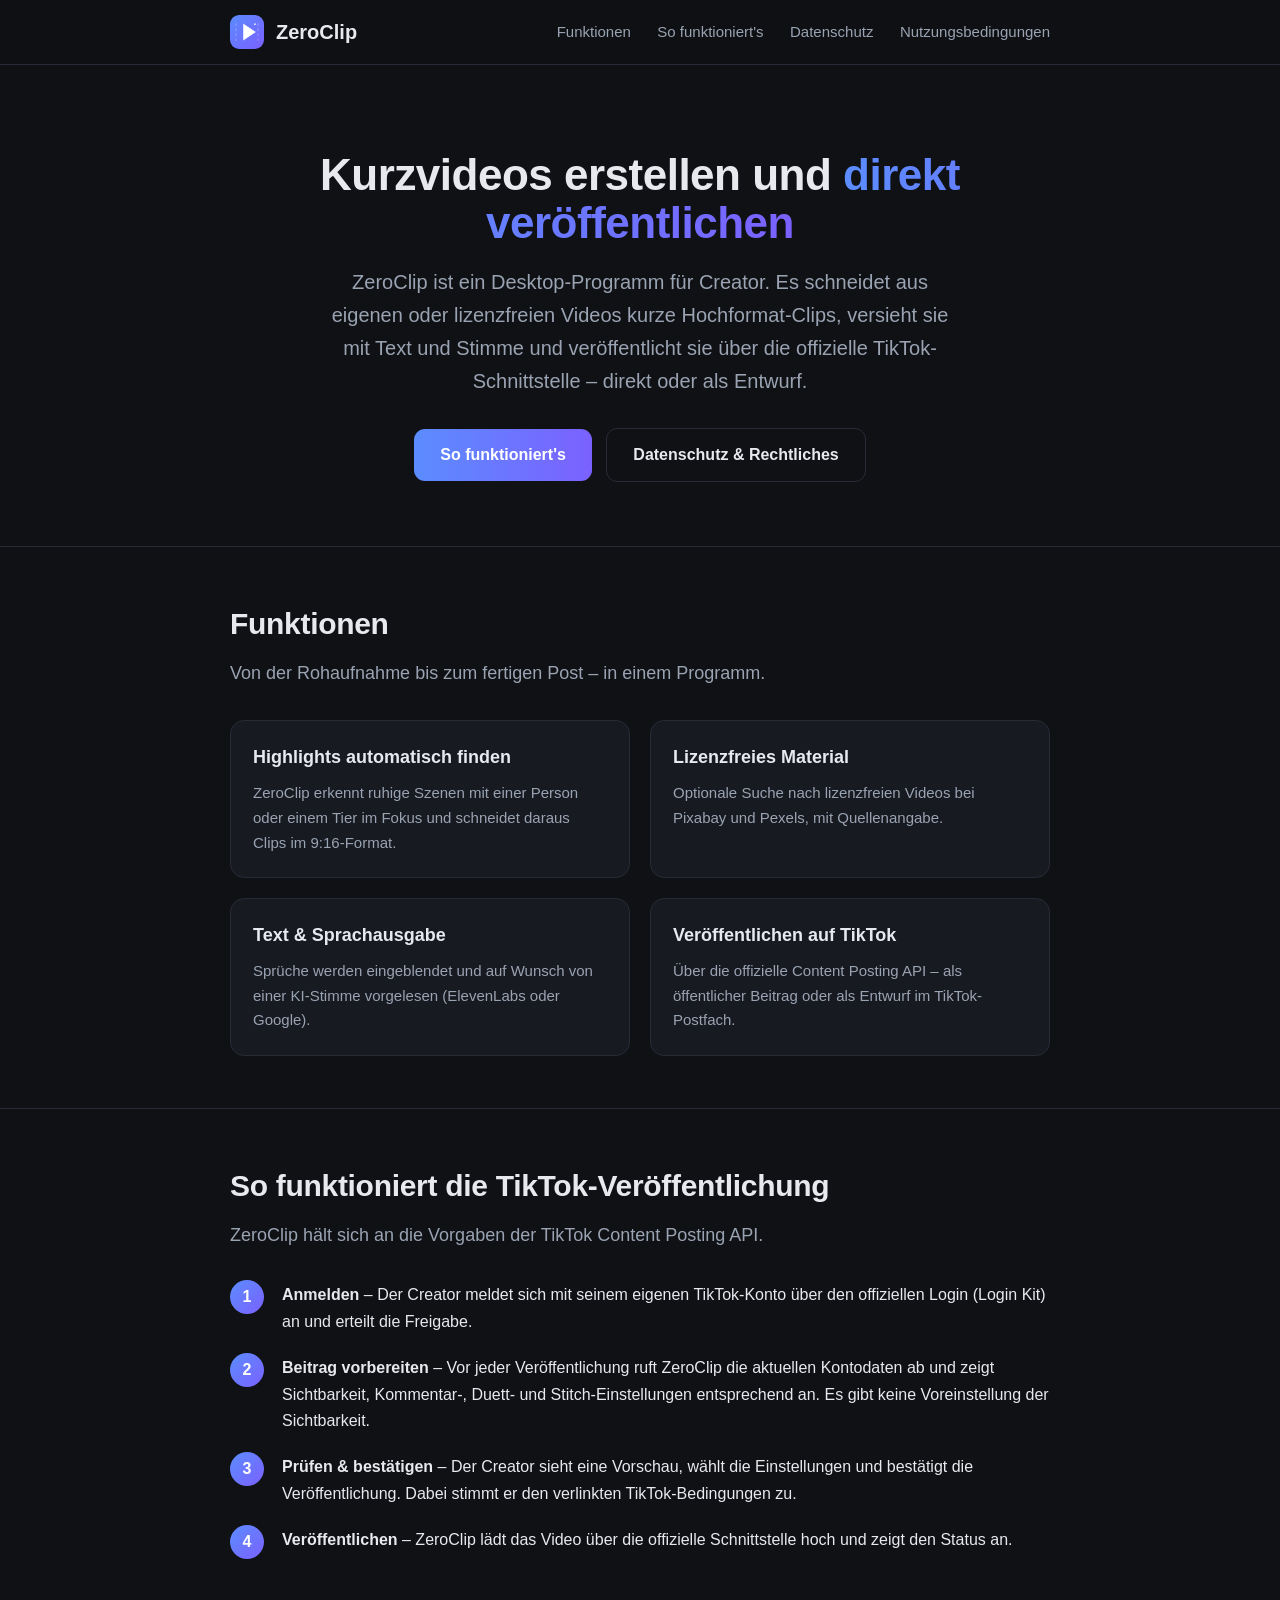
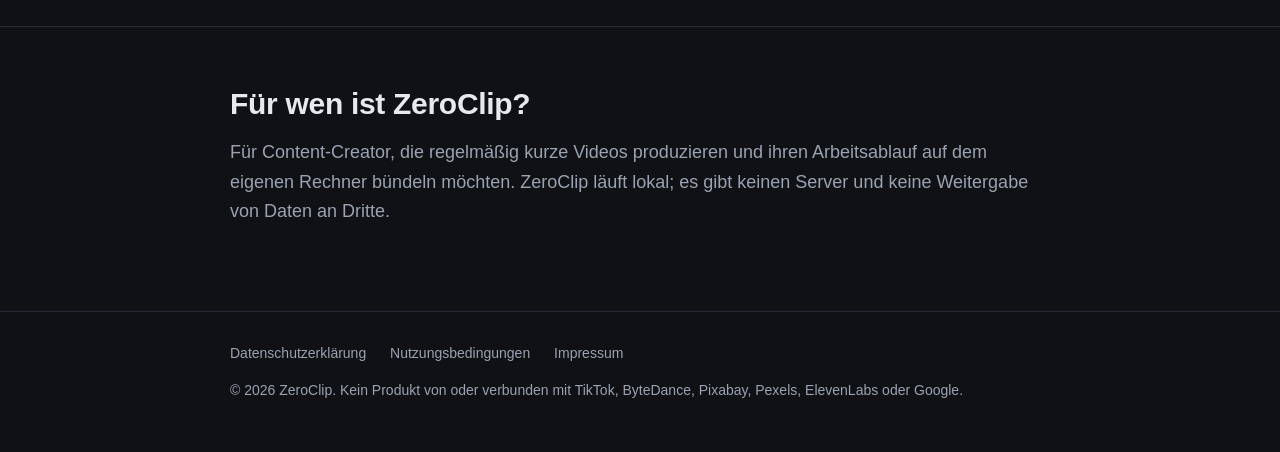
<file: index.html>
<!doctype html>
<html lang="de">
<head>
<meta charset="utf-8">
<meta name="viewport" content="width=device-width, initial-scale=1">
<title>ZeroClip – Desktop-Tool zum Erstellen und Veröffentlichen von Kurzvideos</title>
<meta name="description" content="ZeroClip ist ein Desktop-Programm, mit dem Creator aus eigenen oder lizenzfreien Videos kurze Hochformat-Clips erstellen und über die offizielle TikTok-Schnittstelle veröffentlichen.">
<link rel="icon" type="image/png" href="icon.png">
<link rel="stylesheet" href="style.css">
</head>
<body>

<header class="top">
  <div class="wrap">
    <div class="brand"><img src="icon.png" alt="ZeroClip"> ZeroClip</div>
    <nav class="nav">
      <a href="#features">Funktionen</a>
      <a href="#how">So funktioniert's</a>
      <a href="privacy.html">Datenschutz</a>
      <a href="terms.html">Nutzungsbedingungen</a>
    </nav>
  </div>
</header>

<main>
  <div class="wrap hero">
    <h1>Kurzvideos erstellen und <span class="grad">direkt veröffentlichen</span></h1>
    <p>ZeroClip ist ein Desktop-Programm für Creator. Es schneidet aus eigenen oder lizenzfreien Videos
       kurze Hochformat-Clips, versieht sie mit Text und Stimme und veröffentlicht sie über die
       offizielle TikTok-Schnittstelle – direkt oder als Entwurf.</p>
    <a class="btn" href="#how">So funktioniert's</a>
    <a class="btn ghost" href="privacy.html">Datenschutz &amp; Rechtliches</a>
  </div>

  <section id="features">
    <div class="wrap">
      <h2>Funktionen</h2>
      <p class="lead">Von der Rohaufnahme bis zum fertigen Post – in einem Programm.</p>
      <div class="grid">
        <div class="card"><h3>Highlights automatisch finden</h3><p>ZeroClip erkennt ruhige Szenen mit einer Person oder einem Tier im Fokus und schneidet daraus Clips im 9:16-Format.</p></div>
        <div class="card"><h3>Lizenzfreies Material</h3><p>Optionale Suche nach lizenzfreien Videos bei Pixabay und Pexels, mit Quellenangabe.</p></div>
        <div class="card"><h3>Text &amp; Sprachausgabe</h3><p>Sprüche werden eingeblendet und auf Wunsch von einer KI-Stimme vorgelesen (ElevenLabs oder Google).</p></div>
        <div class="card"><h3>Veröffentlichen auf TikTok</h3><p>Über die offizielle Content Posting API – als öffentlicher Beitrag oder als Entwurf im TikTok-Postfach.</p></div>
      </div>
    </div>
  </section>

  <section id="how">
    <div class="wrap">
      <h2>So funktioniert die TikTok-Veröffentlichung</h2>
      <p class="lead">ZeroClip hält sich an die Vorgaben der TikTok Content Posting API.</p>
      <ol class="steps">
        <li><strong>Anmelden</strong> – Der Creator meldet sich mit seinem eigenen TikTok-Konto über den offiziellen Login (Login Kit) an und erteilt die Freigabe.</li>
        <li><strong>Beitrag vorbereiten</strong> – Vor jeder Veröffentlichung ruft ZeroClip die aktuellen Kontodaten ab und zeigt Sichtbarkeit, Kommentar-, Duett- und Stitch-Einstellungen entsprechend an. Es gibt keine Voreinstellung der Sichtbarkeit.</li>
        <li><strong>Prüfen &amp; bestätigen</strong> – Der Creator sieht eine Vorschau, wählt die Einstellungen und bestätigt die Veröffentlichung. Dabei stimmt er den verlinkten TikTok-Bedingungen zu.</li>
        <li><strong>Veröffentlichen</strong> – ZeroClip lädt das Video über die offizielle Schnittstelle hoch und zeigt den Status an.</li>
      </ol>
    </div>
  </section>

  <section>
    <div class="wrap">
      <h2>Für wen ist ZeroClip?</h2>
      <p class="lead">Für Content-Creator, die regelmäßig kurze Videos produzieren und ihren Arbeitsablauf
         auf dem eigenen Rechner bündeln möchten. ZeroClip läuft lokal; es gibt keinen Server und keine
         Weitergabe von Daten an Dritte.</p>
    </div>
  </section>
</main>

<footer>
  <div class="wrap">
    <div class="links">
      <a href="privacy.html">Datenschutzerklärung</a>
      <a href="terms.html">Nutzungsbedingungen</a>
      <a href="privacy.html#impressum">Impressum</a>
    </div>
    <div class="copy">© <span id="y">2026</span> ZeroClip. Kein Produkt von oder verbunden mit TikTok, ByteDance, Pixabay, Pexels, ElevenLabs oder Google.</div>
  </div>
</footer>
<script>document.getElementById('y').textContent = new Date().getFullYear();</script>
</body>
</html>
</file>
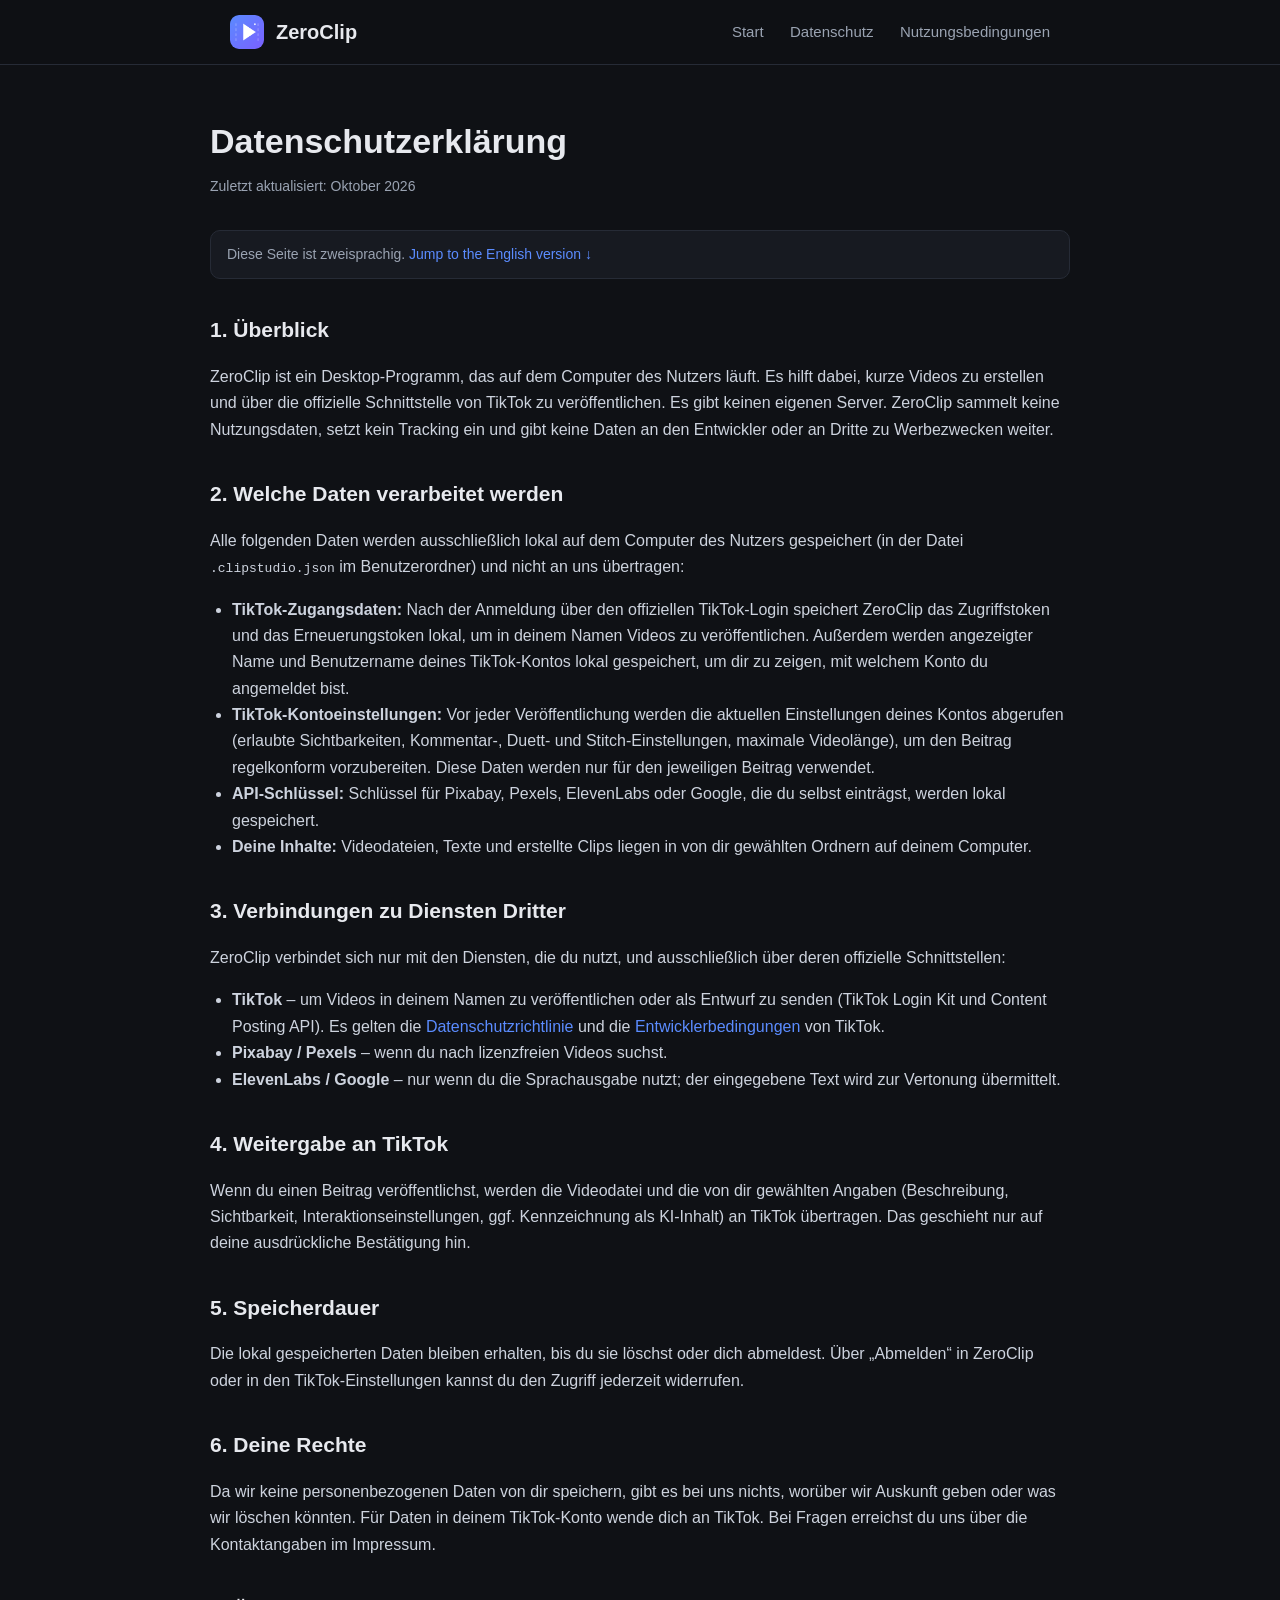
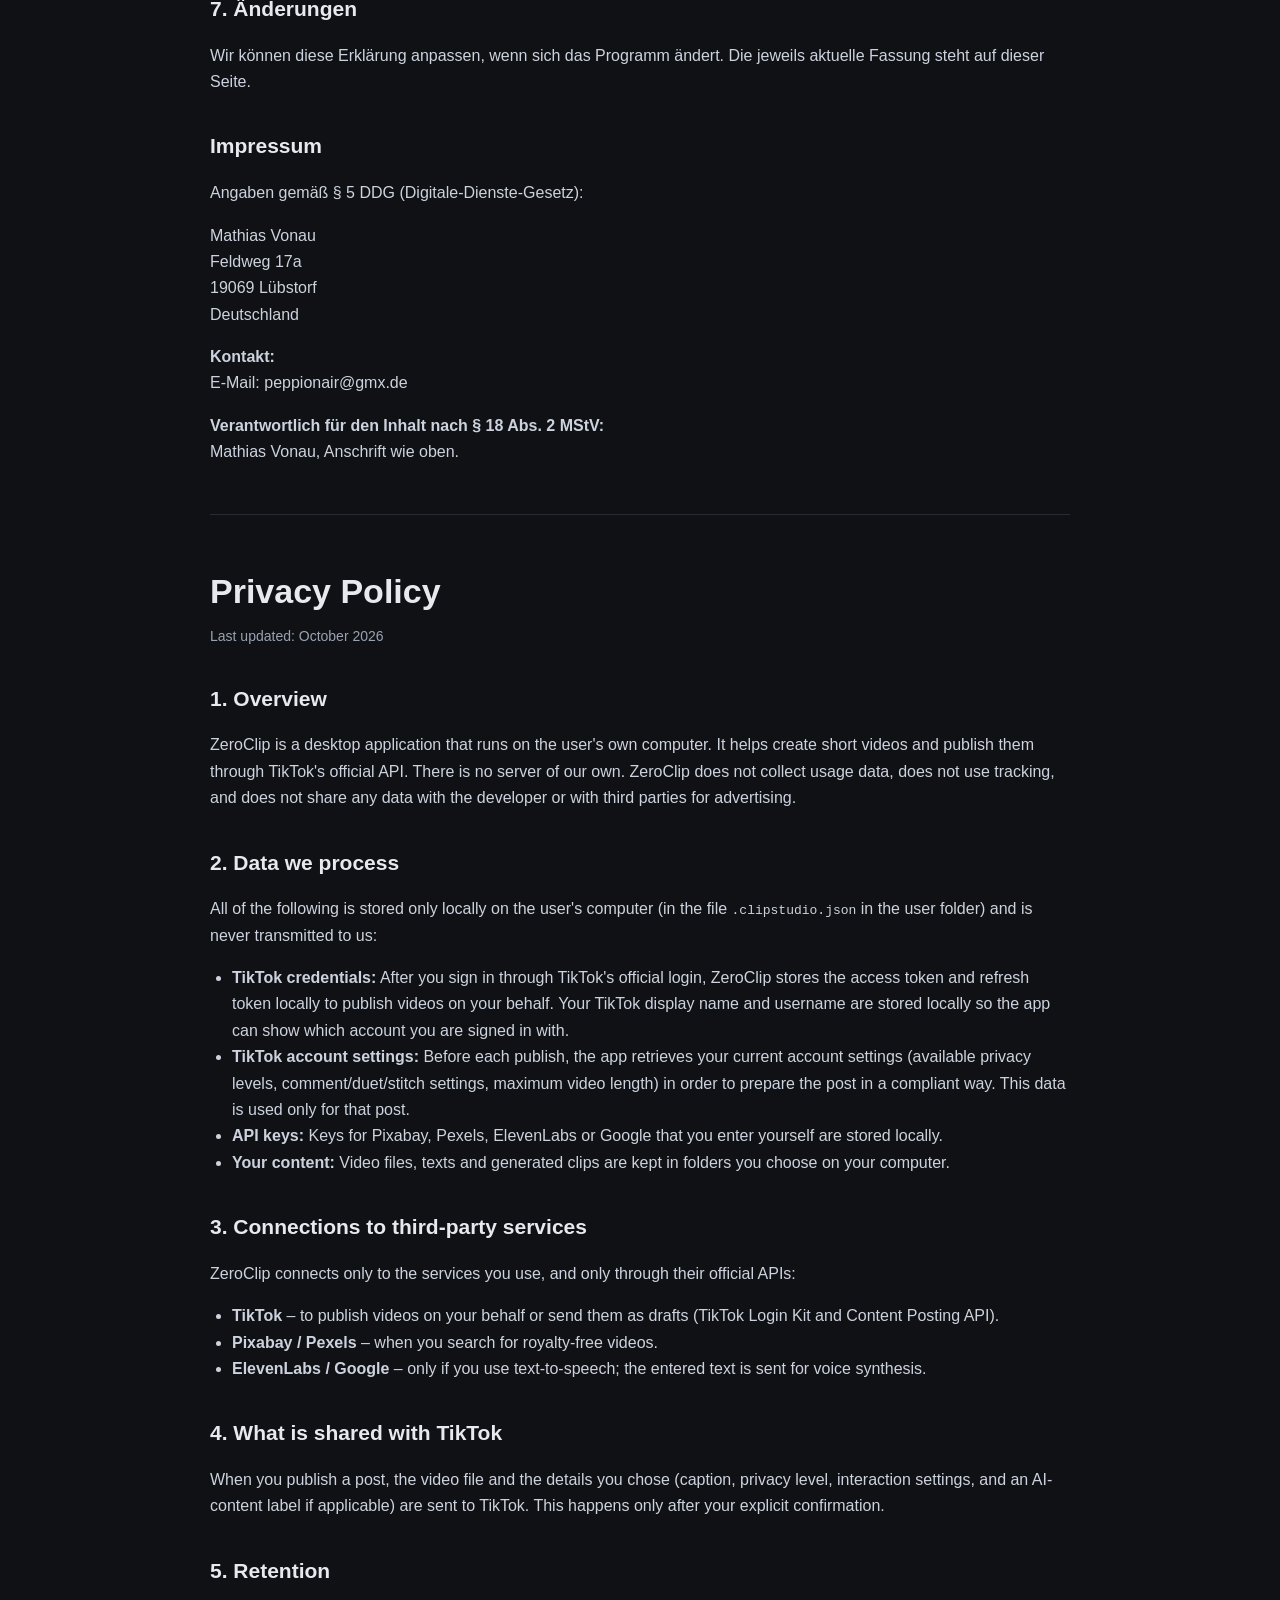
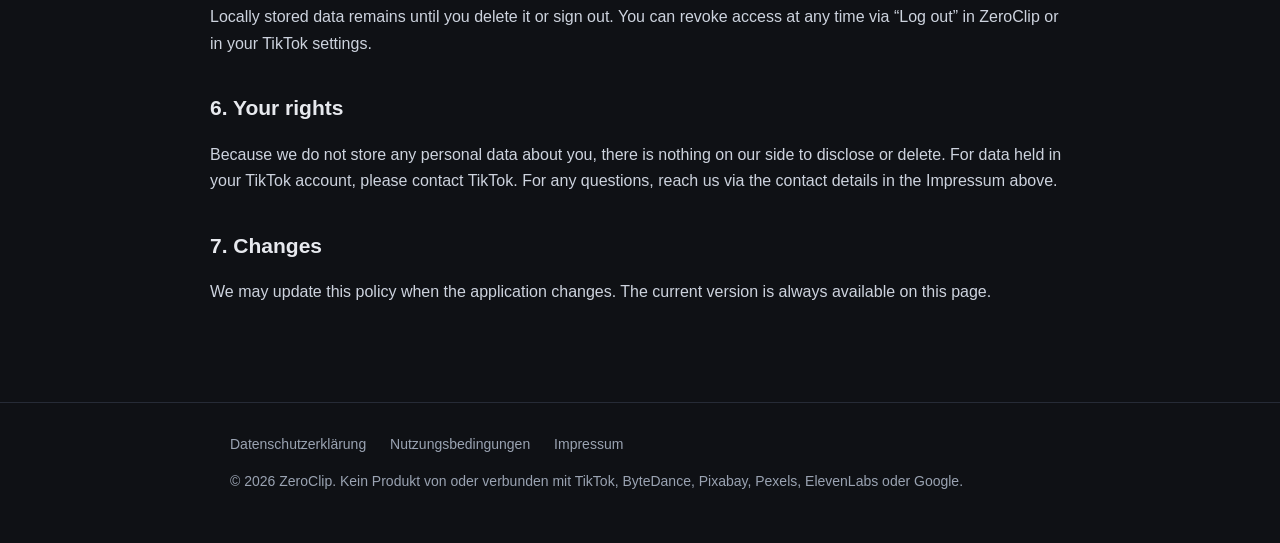
<file: privacy.html>
<!doctype html>
<html lang="de">
<head>
<meta charset="utf-8">
<meta name="viewport" content="width=device-width, initial-scale=1">
<title>Datenschutzerklärung – ZeroClip</title>
<meta name="description" content="Datenschutzerklärung und Impressum von ZeroClip.">
<link rel="icon" type="image/png" href="icon.png">
<link rel="stylesheet" href="style.css">
</head>
<body>

<header class="top">
  <div class="wrap">
    <div class="brand"><a href="index.html" style="display:flex;align-items:center;gap:12px;color:inherit"><img src="icon.png" alt="ZeroClip"> ZeroClip</a></div>
    <nav class="nav">
      <a href="index.html">Start</a>
      <a href="privacy.html">Datenschutz</a>
      <a href="terms.html">Nutzungsbedingungen</a>
    </nav>
  </div>
</header>

<main class="wrap legal">
  <h1>Datenschutzerklärung</h1>
  <p class="updated">Zuletzt aktualisiert: <span id="d">Oktober 2026</span></p>

  <div class="lang-note">Diese Seite ist zweisprachig. <a href="#en">Jump to the English version ↓</a></div>

  <h2>1. Überblick</h2>
  <p>ZeroClip ist ein Desktop-Programm, das auf dem Computer des Nutzers läuft. Es hilft dabei, kurze
     Videos zu erstellen und über die offizielle Schnittstelle von TikTok zu veröffentlichen. Es gibt
     keinen eigenen Server. ZeroClip sammelt keine Nutzungsdaten, setzt kein Tracking ein und gibt keine
     Daten an den Entwickler oder an Dritte zu Werbezwecken weiter.</p>

  <h2>2. Welche Daten verarbeitet werden</h2>
  <p>Alle folgenden Daten werden ausschließlich lokal auf dem Computer des Nutzers gespeichert
     (in der Datei <code>.clipstudio.json</code> im Benutzerordner) und nicht an uns übertragen:</p>
  <ul>
    <li><strong>TikTok-Zugangsdaten:</strong> Nach der Anmeldung über den offiziellen TikTok-Login speichert
        ZeroClip das Zugriffstoken und das Erneuerungstoken lokal, um in deinem Namen Videos zu
        veröffentlichen. Außerdem werden angezeigter Name und Benutzername deines TikTok-Kontos lokal
        gespeichert, um dir zu zeigen, mit welchem Konto du angemeldet bist.</li>
    <li><strong>TikTok-Kontoeinstellungen:</strong> Vor jeder Veröffentlichung werden die aktuellen
        Einstellungen deines Kontos abgerufen (erlaubte Sichtbarkeiten, Kommentar-, Duett- und
        Stitch-Einstellungen, maximale Videolänge), um den Beitrag regelkonform vorzubereiten. Diese
        Daten werden nur für den jeweiligen Beitrag verwendet.</li>
    <li><strong>API-Schlüssel:</strong> Schlüssel für Pixabay, Pexels, ElevenLabs oder Google, die du
        selbst einträgst, werden lokal gespeichert.</li>
    <li><strong>Deine Inhalte:</strong> Videodateien, Texte und erstellte Clips liegen in von dir
        gewählten Ordnern auf deinem Computer.</li>
  </ul>

  <h2>3. Verbindungen zu Diensten Dritter</h2>
  <p>ZeroClip verbindet sich nur mit den Diensten, die du nutzt, und ausschließlich über deren offizielle
     Schnittstellen:</p>
  <ul>
    <li><strong>TikTok</strong> – um Videos in deinem Namen zu veröffentlichen oder als Entwurf zu senden
        (TikTok Login Kit und Content Posting API). Es gelten die
        <a href="https://www.tiktok.com/legal/privacy-policy" target="_blank" rel="noopener">Datenschutzrichtlinie</a>
        und die <a href="https://developers.tiktok.com/terms" target="_blank" rel="noopener">Entwicklerbedingungen</a> von TikTok.</li>
    <li><strong>Pixabay / Pexels</strong> – wenn du nach lizenzfreien Videos suchst.</li>
    <li><strong>ElevenLabs / Google</strong> – nur wenn du die Sprachausgabe nutzt; der eingegebene Text
        wird zur Vertonung übermittelt.</li>
  </ul>

  <h2>4. Weitergabe an TikTok</h2>
  <p>Wenn du einen Beitrag veröffentlichst, werden die Videodatei und die von dir gewählten Angaben
     (Beschreibung, Sichtbarkeit, Interaktionseinstellungen, ggf. Kennzeichnung als KI-Inhalt) an TikTok
     übertragen. Das geschieht nur auf deine ausdrückliche Bestätigung hin.</p>

  <h2>5. Speicherdauer</h2>
  <p>Die lokal gespeicherten Daten bleiben erhalten, bis du sie löschst oder dich abmeldest. Über
     „Abmelden“ in ZeroClip oder in den TikTok-Einstellungen kannst du den Zugriff jederzeit widerrufen.</p>

  <h2>6. Deine Rechte</h2>
  <p>Da wir keine personenbezogenen Daten von dir speichern, gibt es bei uns nichts, worüber wir Auskunft
     geben oder was wir löschen könnten. Für Daten in deinem TikTok-Konto wende dich an TikTok. Bei Fragen
     erreichst du uns über die Kontaktangaben im Impressum.</p>

  <h2>7. Änderungen</h2>
  <p>Wir können diese Erklärung anpassen, wenn sich das Programm ändert. Die jeweils aktuelle Fassung
     steht auf dieser Seite.</p>

  <h2 id="impressum">Impressum</h2>
  <p>Angaben gemäß § 5 DDG (Digitale-Dienste-Gesetz):</p>
  <p>
    Mathias Vonau<br>
    Feldweg 17a<br>
    19069 Lübstorf<br>
    Deutschland
  </p>
  <p><strong>Kontakt:</strong><br>
    E-Mail: peppionair@gmx.de
  </p>
  <p><strong>Verantwortlich für den Inhalt nach § 18 Abs. 2 MStV:</strong><br>
    Mathias Vonau, Anschrift wie oben.</p>

  <hr style="border:none;border-top:1px solid var(--border);margin:48px 0">

  <h1 id="en">Privacy Policy</h1>
  <p class="updated">Last updated: October 2026</p>

  <h2>1. Overview</h2>
  <p>ZeroClip is a desktop application that runs on the user's own computer. It helps create short videos
     and publish them through TikTok's official API. There is no server of our own. ZeroClip does not
     collect usage data, does not use tracking, and does not share any data with the developer or with
     third parties for advertising.</p>

  <h2>2. Data we process</h2>
  <p>All of the following is stored only locally on the user's computer (in the file
     <code>.clipstudio.json</code> in the user folder) and is never transmitted to us:</p>
  <ul>
    <li><strong>TikTok credentials:</strong> After you sign in through TikTok's official login, ZeroClip
        stores the access token and refresh token locally to publish videos on your behalf. Your TikTok
        display name and username are stored locally so the app can show which account you are signed in with.</li>
    <li><strong>TikTok account settings:</strong> Before each publish, the app retrieves your current
        account settings (available privacy levels, comment/duet/stitch settings, maximum video length)
        in order to prepare the post in a compliant way. This data is used only for that post.</li>
    <li><strong>API keys:</strong> Keys for Pixabay, Pexels, ElevenLabs or Google that you enter yourself
        are stored locally.</li>
    <li><strong>Your content:</strong> Video files, texts and generated clips are kept in folders you choose
        on your computer.</li>
  </ul>

  <h2>3. Connections to third-party services</h2>
  <p>ZeroClip connects only to the services you use, and only through their official APIs:</p>
  <ul>
    <li><strong>TikTok</strong> – to publish videos on your behalf or send them as drafts (TikTok Login Kit
        and Content Posting API).</li>
    <li><strong>Pixabay / Pexels</strong> – when you search for royalty-free videos.</li>
    <li><strong>ElevenLabs / Google</strong> – only if you use text-to-speech; the entered text is sent for
        voice synthesis.</li>
  </ul>

  <h2>4. What is shared with TikTok</h2>
  <p>When you publish a post, the video file and the details you chose (caption, privacy level, interaction
     settings, and an AI-content label if applicable) are sent to TikTok. This happens only after your
     explicit confirmation.</p>

  <h2>5. Retention</h2>
  <p>Locally stored data remains until you delete it or sign out. You can revoke access at any time via
     “Log out” in ZeroClip or in your TikTok settings.</p>

  <h2>6. Your rights</h2>
  <p>Because we do not store any personal data about you, there is nothing on our side to disclose or
     delete. For data held in your TikTok account, please contact TikTok. For any questions, reach us via
     the contact details in the Impressum above.</p>

  <h2>7. Changes</h2>
  <p>We may update this policy when the application changes. The current version is always available on this page.</p>
</main>

<footer>
  <div class="wrap">
    <div class="links">
      <a href="privacy.html">Datenschutzerklärung</a>
      <a href="terms.html">Nutzungsbedingungen</a>
      <a href="#impressum">Impressum</a>
    </div>
    <div class="copy">© <span id="y">2026</span> ZeroClip. Kein Produkt von oder verbunden mit TikTok, ByteDance, Pixabay, Pexels, ElevenLabs oder Google.</div>
  </div>
</footer>
<script>document.getElementById('y').textContent = new Date().getFullYear();</script>
</body>
</html>
</file>
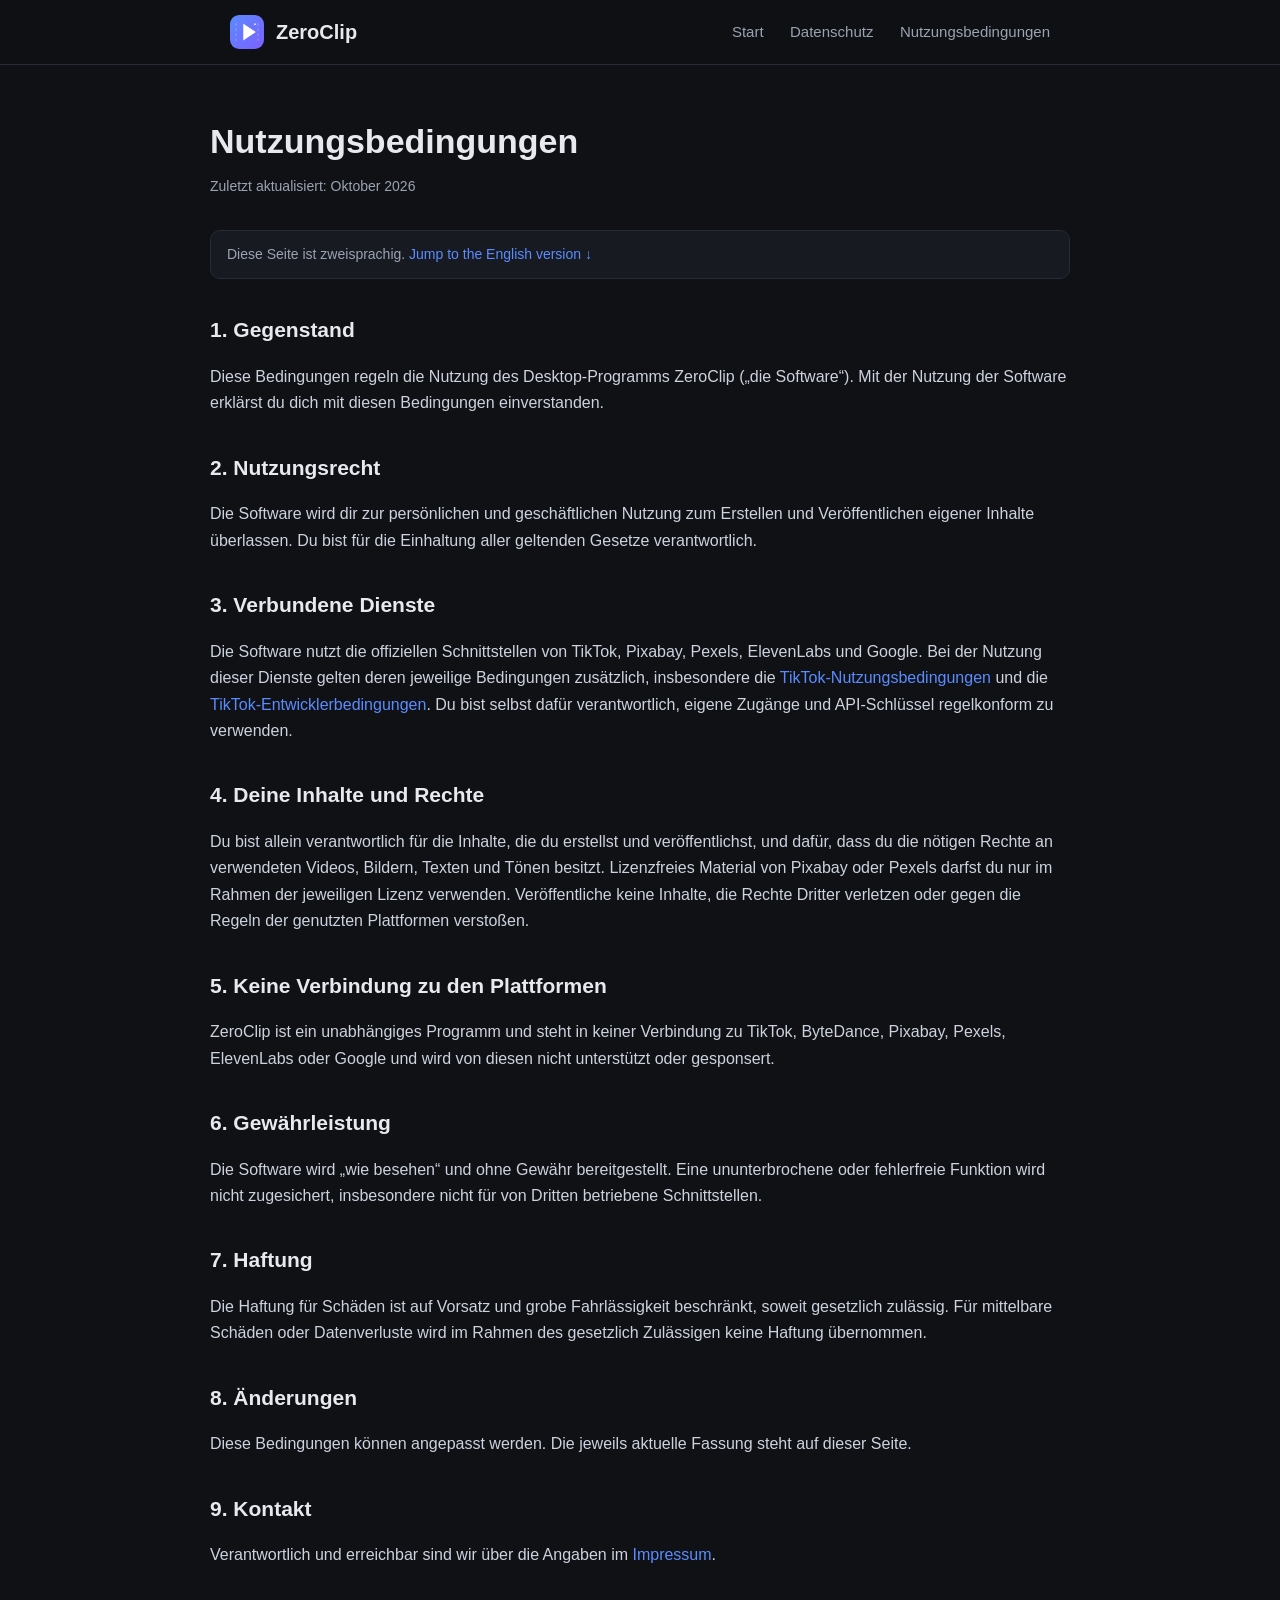
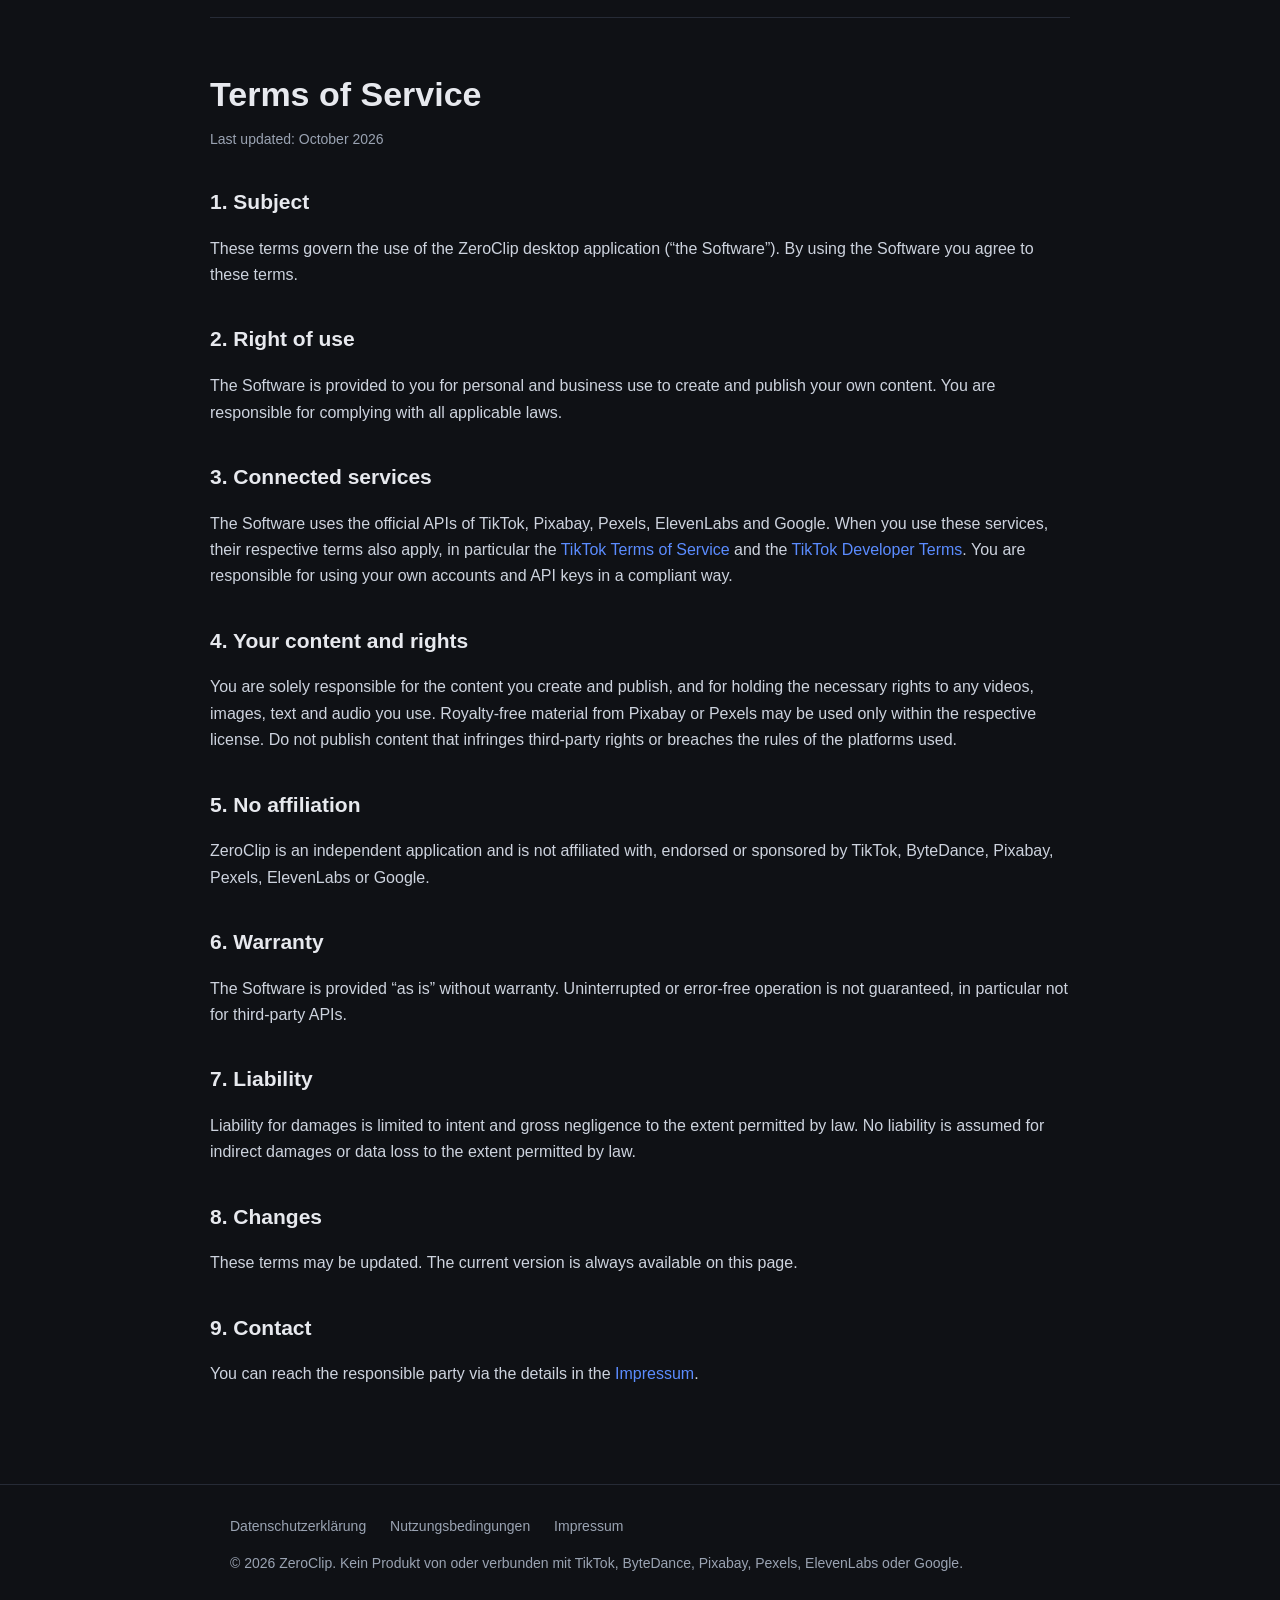
<file: terms.html>
<!doctype html>
<html lang="de">
<head>
<meta charset="utf-8">
<meta name="viewport" content="width=device-width, initial-scale=1">
<title>Nutzungsbedingungen – ZeroClip</title>
<meta name="description" content="Nutzungsbedingungen von ZeroClip.">
<link rel="icon" type="image/png" href="icon.png">
<link rel="stylesheet" href="style.css">
</head>
<body>

<header class="top">
  <div class="wrap">
    <div class="brand"><a href="index.html" style="display:flex;align-items:center;gap:12px;color:inherit"><img src="icon.png" alt="ZeroClip"> ZeroClip</a></div>
    <nav class="nav">
      <a href="index.html">Start</a>
      <a href="privacy.html">Datenschutz</a>
      <a href="terms.html">Nutzungsbedingungen</a>
    </nav>
  </div>
</header>

<main class="wrap legal">
  <h1>Nutzungsbedingungen</h1>
  <p class="updated">Zuletzt aktualisiert: Oktober 2026</p>

  <div class="lang-note">Diese Seite ist zweisprachig. <a href="#en">Jump to the English version ↓</a></div>

  <h2>1. Gegenstand</h2>
  <p>Diese Bedingungen regeln die Nutzung des Desktop-Programms ZeroClip („die Software“). Mit der Nutzung
     der Software erklärst du dich mit diesen Bedingungen einverstanden.</p>

  <h2>2. Nutzungsrecht</h2>
  <p>Die Software wird dir zur persönlichen und geschäftlichen Nutzung zum Erstellen und Veröffentlichen
     eigener Inhalte überlassen. Du bist für die Einhaltung aller geltenden Gesetze verantwortlich.</p>

  <h2>3. Verbundene Dienste</h2>
  <p>Die Software nutzt die offiziellen Schnittstellen von TikTok, Pixabay, Pexels, ElevenLabs und Google.
     Bei der Nutzung dieser Dienste gelten deren jeweilige Bedingungen zusätzlich, insbesondere die
     <a href="https://www.tiktok.com/legal/terms-of-service" target="_blank" rel="noopener">TikTok-Nutzungsbedingungen</a>
     und die <a href="https://developers.tiktok.com/terms" target="_blank" rel="noopener">TikTok-Entwicklerbedingungen</a>.
     Du bist selbst dafür verantwortlich, eigene Zugänge und API-Schlüssel regelkonform zu verwenden.</p>

  <h2>4. Deine Inhalte und Rechte</h2>
  <p>Du bist allein verantwortlich für die Inhalte, die du erstellst und veröffentlichst, und dafür, dass du
     die nötigen Rechte an verwendeten Videos, Bildern, Texten und Tönen besitzt. Lizenzfreies Material von
     Pixabay oder Pexels darfst du nur im Rahmen der jeweiligen Lizenz verwenden. Veröffentliche keine
     Inhalte, die Rechte Dritter verletzen oder gegen die Regeln der genutzten Plattformen verstoßen.</p>

  <h2>5. Keine Verbindung zu den Plattformen</h2>
  <p>ZeroClip ist ein unabhängiges Programm und steht in keiner Verbindung zu TikTok, ByteDance, Pixabay,
     Pexels, ElevenLabs oder Google und wird von diesen nicht unterstützt oder gesponsert.</p>

  <h2>6. Gewährleistung</h2>
  <p>Die Software wird „wie besehen“ und ohne Gewähr bereitgestellt. Eine ununterbrochene oder fehlerfreie
     Funktion wird nicht zugesichert, insbesondere nicht für von Dritten betriebene Schnittstellen.</p>

  <h2>7. Haftung</h2>
  <p>Die Haftung für Schäden ist auf Vorsatz und grobe Fahrlässigkeit beschränkt, soweit gesetzlich
     zulässig. Für mittelbare Schäden oder Datenverluste wird im Rahmen des gesetzlich Zulässigen keine
     Haftung übernommen.</p>

  <h2>8. Änderungen</h2>
  <p>Diese Bedingungen können angepasst werden. Die jeweils aktuelle Fassung steht auf dieser Seite.</p>

  <h2>9. Kontakt</h2>
  <p>Verantwortlich und erreichbar sind wir über die Angaben im <a href="privacy.html#impressum">Impressum</a>.</p>

  <hr style="border:none;border-top:1px solid var(--border);margin:48px 0">

  <h1 id="en">Terms of Service</h1>
  <p class="updated">Last updated: October 2026</p>

  <h2>1. Subject</h2>
  <p>These terms govern the use of the ZeroClip desktop application (“the Software”). By using the Software
     you agree to these terms.</p>

  <h2>2. Right of use</h2>
  <p>The Software is provided to you for personal and business use to create and publish your own content.
     You are responsible for complying with all applicable laws.</p>

  <h2>3. Connected services</h2>
  <p>The Software uses the official APIs of TikTok, Pixabay, Pexels, ElevenLabs and Google. When you use
     these services, their respective terms also apply, in particular the
     <a href="https://www.tiktok.com/legal/terms-of-service" target="_blank" rel="noopener">TikTok Terms of Service</a>
     and the <a href="https://developers.tiktok.com/terms" target="_blank" rel="noopener">TikTok Developer Terms</a>.
     You are responsible for using your own accounts and API keys in a compliant way.</p>

  <h2>4. Your content and rights</h2>
  <p>You are solely responsible for the content you create and publish, and for holding the necessary rights
     to any videos, images, text and audio you use. Royalty-free material from Pixabay or Pexels may be used
     only within the respective license. Do not publish content that infringes third-party rights or breaches
     the rules of the platforms used.</p>

  <h2>5. No affiliation</h2>
  <p>ZeroClip is an independent application and is not affiliated with, endorsed or sponsored by TikTok,
     ByteDance, Pixabay, Pexels, ElevenLabs or Google.</p>

  <h2>6. Warranty</h2>
  <p>The Software is provided “as is” without warranty. Uninterrupted or error-free operation is not
     guaranteed, in particular not for third-party APIs.</p>

  <h2>7. Liability</h2>
  <p>Liability for damages is limited to intent and gross negligence to the extent permitted by law. No
     liability is assumed for indirect damages or data loss to the extent permitted by law.</p>

  <h2>8. Changes</h2>
  <p>These terms may be updated. The current version is always available on this page.</p>

  <h2>9. Contact</h2>
  <p>You can reach the responsible party via the details in the <a href="privacy.html#impressum">Impressum</a>.</p>
</main>

<footer>
  <div class="wrap">
    <div class="links">
      <a href="privacy.html">Datenschutzerklärung</a>
      <a href="terms.html">Nutzungsbedingungen</a>
      <a href="privacy.html#impressum">Impressum</a>
    </div>
    <div class="copy">© <span id="y">2026</span> ZeroClip. Kein Produkt von oder verbunden mit TikTok, ByteDance, Pixabay, Pexels, ElevenLabs oder Google.</div>
  </div>
</footer>
<script>document.getElementById('y').textContent = new Date().getFullYear();</script>
</body>
</html>
</file>
<file: style.css>
/* ZeroClip – Webseite für die TikTok-App-Prüfung
   Zum Umbenennen: ersetze überall "ZeroClip" durch deinen App-Namen. */
:root {
  --bg: #0f1115;
  --panel: #171a21;
  --text: #e7e9ee;
  --muted: #9aa3b2;
  --accent: #5b8cff;
  --accent2: #7b61ff;
  --border: #262b36;
  --maxw: 860px;
}
* { box-sizing: border-box; }
html { scroll-behavior: smooth; }
body {
  margin: 0;
  font-family: -apple-system, "Segoe UI", Roboto, Helvetica, Arial, sans-serif;
  background: var(--bg);
  color: var(--text);
  line-height: 1.65;
}
a { color: var(--accent); text-decoration: none; }
a:hover { text-decoration: underline; }
.wrap { max-width: var(--maxw); margin: 0 auto; padding: 0 20px; }

/* Kopf */
.top {
  position: sticky; top: 0; z-index: 10;
  background: rgba(15,17,21,0.85);
  backdrop-filter: blur(10px);
  border-bottom: 1px solid var(--border);
}
.top .wrap { display: flex; align-items: center; justify-content: space-between; height: 64px; }
.brand { display: flex; align-items: center; gap: 12px; font-weight: 700; font-size: 20px; }
.brand img { width: 34px; height: 34px; border-radius: 9px; }
.nav a { color: var(--muted); margin-left: 22px; font-size: 15px; }
.nav a:hover { color: var(--text); text-decoration: none; }

/* Held */
.hero { padding: 86px 0 64px; text-align: center; }
.hero h1 { font-size: 44px; line-height: 1.1; margin: 0 0 18px; letter-spacing: -0.5px; }
.hero .grad {
  background: linear-gradient(90deg, var(--accent), var(--accent2));
  -webkit-background-clip: text; background-clip: text; color: transparent;
}
.hero p { font-size: 20px; color: var(--muted); max-width: 640px; margin: 0 auto 30px; }
.btn {
  display: inline-block; padding: 13px 26px; border-radius: 11px; font-weight: 600;
  background: linear-gradient(90deg, var(--accent), var(--accent2)); color: #fff;
}
.btn:hover { text-decoration: none; opacity: 0.92; }
.btn.ghost { background: transparent; border: 1px solid var(--border); color: var(--text); margin-left: 10px; }

/* Abschnitte */
section { padding: 52px 0; border-top: 1px solid var(--border); }
section h2 { font-size: 30px; margin: 0 0 10px; letter-spacing: -0.3px; }
.lead { color: var(--muted); font-size: 18px; margin: 0 0 32px; }
.grid { display: grid; grid-template-columns: repeat(2, 1fr); gap: 20px; }
.card {
  background: var(--panel); border: 1px solid var(--border); border-radius: 14px; padding: 22px;
}
.card h3 { margin: 0 0 8px; font-size: 18px; }
.card p { margin: 0; color: var(--muted); font-size: 15px; }
.steps { counter-reset: s; list-style: none; padding: 0; margin: 0; }
.steps li { position: relative; padding: 0 0 20px 52px; }
.steps li::before {
  counter-increment: s; content: counter(s);
  position: absolute; left: 0; top: -2px; width: 34px; height: 34px;
  display: grid; place-items: center; border-radius: 50%;
  background: linear-gradient(135deg, var(--accent), var(--accent2)); color: #fff; font-weight: 700;
}

/* Rechtstexte */
.legal { padding: 48px 0 80px; }
.legal h1 { font-size: 34px; margin: 0 0 6px; }
.legal .updated { color: var(--muted); font-size: 14px; margin: 0 0 32px; }
.legal h2 { font-size: 21px; margin: 34px 0 8px; }
.legal h3 { font-size: 17px; margin: 22px 0 6px; }
.legal p, .legal li { color: #cdd3de; }
.legal ul { padding-left: 22px; }
.lang-note {
  background: var(--panel); border: 1px solid var(--border); border-radius: 10px;
  padding: 12px 16px; color: var(--muted); font-size: 14px; margin-bottom: 30px;
}

/* Fuß */
footer { border-top: 1px solid var(--border); padding: 30px 0 50px; color: var(--muted); font-size: 14px; }
footer .links a { color: var(--muted); margin-right: 20px; }
footer .links a:hover { color: var(--text); }
footer .copy { margin-top: 14px; }

@media (max-width: 680px) {
  .hero h1 { font-size: 34px; }
  .grid { grid-template-columns: 1fr; }
  .nav a { margin-left: 14px; font-size: 14px; }
  .btn.ghost { margin-left: 0; margin-top: 10px; }
}
</file>
